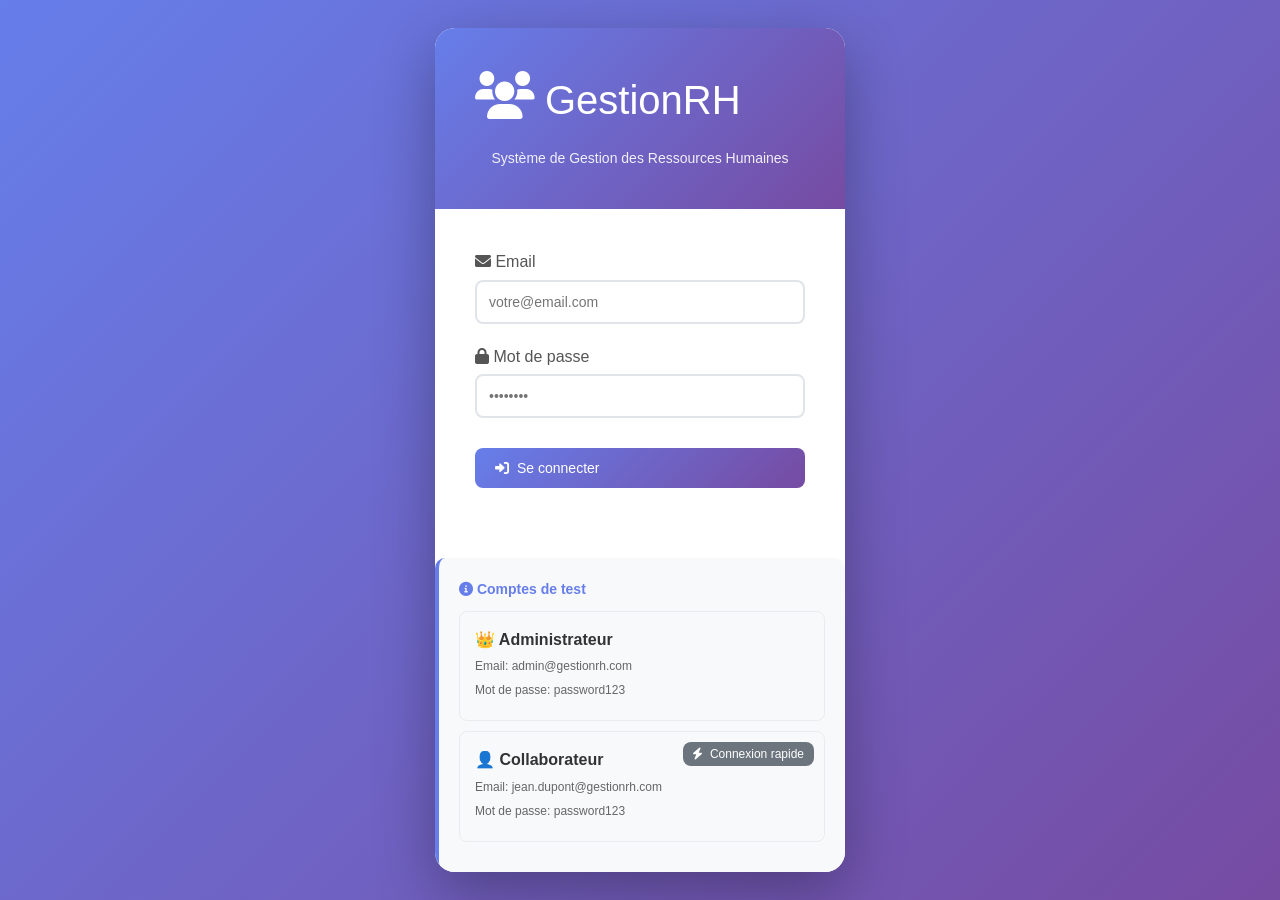
<file: frontend/index.html>
<!DOCTYPE html>
<html lang="fr">
<head>
    <meta charset="UTF-8">
    <meta name="viewport" content="width=device-width, initial-scale=1.0">
    <title>GestionRH - Redirection</title>
</head>
<body>
    <script>
        // Redirect to login page
        window.location.href = 'login.html';
    </script>
    <p>Redirection vers la page de connexion...</p>
</body>
</html>
</file>
<file: frontend/styles.css>
/* Reset and Base Styles */
* {
    margin: 0;
    padding: 0;
    box-sizing: border-box;
}

body {
    font-family: 'Segoe UI', Tahoma, Geneva, Verdana, sans-serif;
    line-height: 1.6;
    color: #333;
    background-color: #f5f5f5;
}

.container {
    max-width: 1200px;
    margin: 0 auto;
    padding: 0 20px;
}

/* Header */
.header {
    background: linear-gradient(135deg, #667eea 0%, #764ba2 100%);
    color: white;
    padding: 1rem 0;
    box-shadow: 0 2px 10px rgba(0,0,0,0.1);
}

.header .container {
    display: flex;
    justify-content: space-between;
    align-items: center;
}

.logo {
    display: flex;
    align-items: center;
    gap: 10px;
}

.logo i {
    font-size: 2rem;
}

.logo h1 {
    font-size: 1.8rem;
    font-weight: 600;
}

.nav {
    display: flex;
    gap: 20px;
    align-items: center;
}

.nav a {
    color: white;
    text-decoration: none;
    padding: 10px 15px;
    border-radius: 5px;
    transition: background-color 0.3s;
    display: flex;
    align-items: center;
    gap: 5px;
}

.nav a:hover {
    background-color: rgba(255,255,255,0.2);
}

.logout-btn {
    background-color: rgba(255,255,255,0.1) !important;
    border: 1px solid rgba(255,255,255,0.3);
}

.logout-btn:hover {
    background-color: rgba(255,255,255,0.3) !important;
}

/* Main Content */
.main-content {
    min-height: calc(100vh - 80px);
    padding: 20px 0;
}

.section {
    background: white;
    margin-bottom: 20px;
    border-radius: 10px;
    box-shadow: 0 2px 10px rgba(0,0,0,0.1);
    overflow: hidden;
}

.section h2 {
    color: #333;
    margin-bottom: 20px;
    display: flex;
    align-items: center;
    gap: 10px;
}

/* Login Page Styles */
.login-body {
    background: linear-gradient(135deg, #667eea 0%, #764ba2 100%);
    min-height: 100vh;
    display: flex;
    align-items: center;
    justify-content: center;
}

.login-container {
    width: 100%;
    max-width: 450px;
    padding: 20px;
}

.login-card {
    background: white;
    border-radius: 20px;
    box-shadow: 0 20px 60px rgba(0,0,0,0.3);
    overflow: hidden;
    animation: slideInUp 0.6s ease-out;
}

@keyframes slideInUp {
    from {
        opacity: 0;
        transform: translateY(30px);
    }
    to {
        opacity: 1;
        transform: translateY(0);
    }
}

.login-header {
    background: linear-gradient(135deg, #667eea 0%, #764ba2 100%);
    color: white;
    padding: 40px;
    text-align: center;
}

.login-header .logo {
    margin-bottom: 15px;
}

.login-header .logo i {
    font-size: 3rem;
    margin-bottom: 10px;
}

.login-header .logo h1 {
    font-size: 2.5rem;
    margin: 0;
    font-weight: 300;
}

.login-header p {
    margin: 0;
    opacity: 0.9;
    font-size: 14px;
}

.login-form {
    padding: 40px;
}

.btn-block {
    width: 100%;
    margin-top: 10px;
}

.account-card {
    background: #f8f9fa;
    border: 1px solid #e9ecef;
    border-radius: 8px;
    padding: 15px;
    margin: 10px 0;
    position: relative;
}

.account-card .btn {
    position: absolute;
    top: 10px;
    right: 10px;
    padding: 5px 10px;
    font-size: 12px;
}

/* Main Content Layout */
.page-header {
    margin-bottom: 30px;
    padding-bottom: 20px;
    border-bottom: 2px solid #e9ecef;
}

.page-header h1 {
    color: #333;
    margin: 0 0 10px 0;
    display: flex;
    align-items: center;
    gap: 15px;
}

.page-header p {
    color: #6c757d;
    margin: 0;
    font-size: 16px;
}

/* Page Actions */
.page-actions {
    display: flex;
    justify-content: space-between;
    align-items: center;
    margin-bottom: 30px;
    gap: 20px;
}

.search-box {
    position: relative;
    flex-grow: 1;
    max-width: 300px;
}

.search-box i {
    position: absolute;
    left: 12px;
    top: 50%;
    transform: translateY(-50%);
    color: #6c757d;
}

.search-box input {
    width: 100%;
    padding: 10px 10px 10px 40px;
    border: 2px solid #e1e5e9;
    border-radius: 8px;
    font-size: 14px;
}

.filters {
    display: flex;
    gap: 10px;
}

.date-filter {
    display: flex;
    align-items: center;
    gap: 10px;
}

.date-filter label {
    font-weight: 500;
    color: #555;
}

/* Statistics Row */
.stats-row {
    display: grid;
    grid-template-columns: repeat(auto-fit, minmax(200px, 1fr));
    gap: 20px;
    margin-bottom: 30px;
}

.stat-card {
    background: white;
    padding: 20px;
    border-radius: 10px;
    box-shadow: 0 2px 10px rgba(0,0,0,0.1);
    display: flex;
    align-items: center;
    gap: 15px;
    transition: transform 0.3s;
}

.stat-card:hover {
    transform: translateY(-2px);
}

.stat-card i {
    font-size: 2rem;
    color: #667eea;
}

.stat-card.pending i {
    color: #ffc107;
}

.stat-card.approved i {
    color: #28a745;
}

.stat-card.rejected i {
    color: #dc3545;
}

.stat-number {
    font-size: 2rem;
    font-weight: bold;
    color: #333;
    display: block;
}

.stat-label {
    font-size: 14px;
    color: #6c757d;
    display: block;
}

/* Welcome Section */
.welcome-section {
    margin-bottom: 30px;
}

.welcome-card {
    background: linear-gradient(135deg, #667eea 0%, #764ba2 100%);
    color: white;
    padding: 30px;
    border-radius: 15px;
    text-align: center;
}

.welcome-card h2 {
    margin: 0 0 10px 0;
    font-size: 1.8rem;
}

.welcome-card p {
    margin: 5px 0;
    opacity: 0.9;
}

/* Section Cards */
.section-card {
    background: white;
    padding: 25px;
    border-radius: 10px;
    box-shadow: 0 2px 10px rgba(0,0,0,0.1);
    margin-bottom: 20px;
}

.section-card h3 {
    color: #333;
    margin: 0 0 20px 0;
    display: flex;
    align-items: center;
    gap: 10px;
}

/* Quick Actions */
.quick-actions, .quick-actions-section {
    margin-bottom: 30px;
}

.quick-actions h3 {
    color: #333;
    margin-bottom: 20px;
    display: flex;
    align-items: center;
    gap: 10px;
}

.actions-grid, .quick-actions-grid {
    display: grid;
    grid-template-columns: repeat(auto-fit, minmax(250px, 1fr));
    gap: 15px;
}

.action-card {
    background: white;
    padding: 20px;
    border-radius: 10px;
    box-shadow: 0 2px 10px rgba(0,0,0,0.1);
    text-decoration: none;
    color: #333;
    display: flex;
    align-items: center;
    gap: 15px;
    transition: all 0.3s;
    border: 2px solid transparent;
}

.action-card:hover {
    transform: translateY(-2px);
    box-shadow: 0 5px 20px rgba(0,0,0,0.15);
    border-color: #667eea;
    text-decoration: none;
    color: #667eea;
}

.action-card i {
    font-size: 1.5rem;
    color: #667eea;
}

.action-card span {
    font-weight: 500;
}

/* Table Sections */
.table-section {
    background: white;
    border-radius: 10px;
    box-shadow: 0 2px 10px rgba(0,0,0,0.1);
    overflow: hidden;
    margin-bottom: 30px;
}

.table-header {
    background: #f8f9fa;
    padding: 20px;
    border-bottom: 1px solid #e9ecef;
    display: flex;
    justify-content: space-between;
    align-items: center;
}

.table-header h3 {
    margin: 0;
    color: #333;
    display: flex;
    align-items: center;
    gap: 10px;
}

.table-actions {
    display: flex;
    gap: 10px;
    align-items: center;
}

.data-table {
    width: 100%;
    border-collapse: collapse;
}

.data-table th,
.data-table td {
    padding: 15px;
    text-align: left;
    border-bottom: 1px solid #e9ecef;
}

.data-table th {
    background: #f8f9fa;
    font-weight: 600;
    color: #495057;
    position: sticky;
    top: 0;
}

.data-table tr:hover {
    background: #f8f9fa;
}

.loading-row {
    text-align: center;
    color: #6c757d;
    font-style: italic;
}

/* Recent Activity */
.recent-activity {
    background: white;
    padding: 25px;
    border-radius: 10px;
    box-shadow: 0 2px 10px rgba(0,0,0,0.1);
}

.recent-activity h3 {
    color: #333;
    margin: 0 0 20px 0;
    display: flex;
    align-items: center;
    gap: 10px;
}

.activity-list {
    color: #6c757d;
    font-style: italic;
}

/* Form Enhancements */
.form-row {
    display: grid;
    grid-template-columns: 1fr 1fr;
    gap: 20px;
}

.modal-form .form-group label {
    display: flex;
    align-items: center;
    gap: 8px;
    font-weight: 500;
    color: #555;
    margin-bottom: 8px;
}

.duration-display {
    padding: 12px;
    background: #f8f9fa;
    border: 2px solid #e1e5e9;
    border-radius: 8px;
    color: #6c757d;
    font-style: italic;
}

.checkbox-group {
    display: flex;
    align-items: center;
    gap: 10px;
}

.checkbox-group input[type="checkbox"] {
    width: auto;
    margin: 0;
}

.checkbox-group label {
    margin: 0;
    display: flex;
    align-items: center;
    gap: 8px;
    cursor: pointer;
}

/* Badge Styles */
.badge {
    background: #dc3545;
    color: white;
    border-radius: 50%;
    padding: 2px 6px;
    font-size: 12px;
    font-weight: bold;
    margin-left: 5px;
}

/* Modal Large */
.modal-large .modal-content {
    max-width: 900px;
    width: 95%;
}

/* Avatar placeholder */
.avatar {
    width: 40px;
    height: 40px;
    border-radius: 50%;
    background: linear-gradient(135deg, #667eea 0%, #764ba2 100%);
    display: flex;
    align-items: center;
    justify-content: center;
    color: white;
    font-weight: bold;
    font-size: 14px;
}

.test-accounts {
    margin-top: 30px;
    padding: 20px;
    background: #f8f9fa;
    border-radius: 10px;
    border-left: 4px solid #667eea;
}

.test-accounts h3 {
    color: #667eea;
    margin-bottom: 10px;
    font-size: 14px;
}

.test-accounts p {
    margin: 5px 0;
    font-size: 12px;
    color: #666;
}

/* Forms */
.form-group {
    margin-bottom: 20px;
}

.form-group label {
    display: block;
    margin-bottom: 5px;
    font-weight: 500;
    color: #555;
}

.form-group input,
.form-group select,
.form-group textarea {
    width: 100%;
    padding: 12px;
    border: 2px solid #e1e5e9;
    border-radius: 8px;
    font-size: 14px;
    transition: border-color 0.3s;
}

.form-group input:focus,
.form-group select:focus,
.form-group textarea:focus {
    outline: none;
    border-color: #667eea;
}

/* Buttons */
.btn {
    padding: 12px 20px;
    border: none;
    border-radius: 8px;
    cursor: pointer;
    font-size: 14px;
    font-weight: 500;
    text-decoration: none;
    display: inline-flex;
    align-items: center;
    gap: 8px;
    transition: all 0.3s;
}

.btn-primary {
    background: linear-gradient(135deg, #667eea 0%, #764ba2 100%);
    color: white;
}

.btn-primary:hover {
    transform: translateY(-2px);
    box-shadow: 0 5px 15px rgba(102, 126, 234, 0.4);
}

.btn-secondary {
    background: #6c757d;
    color: white;
}

.btn-secondary:hover {
    background: #5a6268;
}

.btn-success {
    background: #28a745;
    color: white;
}

.btn-success:hover {
    background: #218838;
}

.btn-danger {
    background: #dc3545;
    color: white;
}

.btn-danger:hover {
    background: #c82333;
}

.btn-warning {
    background: #ffc107;
    color: #212529;
}

.btn-warning:hover {
    background: #e0a800;
}

/* Dashboard */
.dashboard-grid {
    display: grid;
    grid-template-columns: repeat(auto-fit, minmax(250px, 1fr));
    gap: 20px;
    margin-bottom: 30px;
}

.dashboard-card {
    background: white;
    padding: 25px;
    border-radius: 15px;
    text-align: center;
    box-shadow: 0 5px 15px rgba(0,0,0,0.08);
    border-left: 4px solid #667eea;
    transition: transform 0.3s;
}

.dashboard-card:hover {
    transform: translateY(-5px);
}

.dashboard-card h3 {
    color: #667eea;
    margin-bottom: 15px;
    font-size: 16px;
}

.dashboard-number {
    font-size: 2.5rem;
    font-weight: bold;
    color: #333;
    margin: 0;
}

/* Section Header */
.section-header {
    display: flex;
    justify-content: space-between;
    align-items: center;
    margin-bottom: 30px;
    padding: 20px;
    background: #f8f9fa;
    border-bottom: 1px solid #e9ecef;
}

/* Tables */
.table-container {
    padding: 20px;
    overflow-x: auto;
}

table {
    width: 100%;
    border-collapse: collapse;
    background: white;
}

table th,
table td {
    padding: 12px;
    text-align: left;
    border-bottom: 1px solid #e9ecef;
}

table th {
    background: #f8f9fa;
    font-weight: 600;
    color: #495057;
    position: sticky;
    top: 0;
}

table tr:hover {
    background: #f8f9fa;
}

/* Status badges */
.status-badge {
    padding: 4px 12px;
    border-radius: 20px;
    font-size: 12px;
    font-weight: 500;
    text-transform: uppercase;
}

.status-en-attente {
    background: #fff3cd;
    color: #856404;
    border: 1px solid #ffeaa7;
}

.status-valide {
    background: #d4edda;
    color: #155724;
    border: 1px solid #c3e6cb;
}

.status-rejete {
    background: #f8d7da;
    color: #721c24;
    border: 1px solid #f5c6cb;
}

.role-admin {
    background: #667eea;
    color: white;
    padding: 4px 8px;
    border-radius: 4px;
    font-size: 12px;
}

.role-collaborateur {
    background: #6c757d;
    color: white;
    padding: 4px 8px;
    border-radius: 4px;
    font-size: 12px;
}

/* Modals */
.modal {
    display: none;
    position: fixed;
    z-index: 1000;
    left: 0;
    top: 0;
    width: 100%;
    height: 100%;
    background-color: rgba(0,0,0,0.5);
}

.modal-content {
    background-color: white;
    margin: 5% auto;
    padding: 0;
    border-radius: 15px;
    width: 90%;
    max-width: 500px;
    box-shadow: 0 20px 60px rgba(0,0,0,0.3);
    animation: modalSlideIn 0.3s ease-out;
}

@keyframes modalSlideIn {
    from {
        opacity: 0;
        transform: translateY(-50px);
    }
    to {
        opacity: 1;
        transform: translateY(0);
    }
}

.modal-header {
    padding: 20px;
    background: #f8f9fa;
    border-bottom: 1px solid #e9ecef;
    border-radius: 15px 15px 0 0;
    display: flex;
    justify-content: space-between;
    align-items: center;
}

.modal-header h3 {
    margin: 0;
    color: #333;
    display: flex;
    align-items: center;
    gap: 10px;
}

.close {
    color: #aaa;
    font-size: 28px;
    font-weight: bold;
    cursor: pointer;
    transition: color 0.3s;
}

.close:hover {
    color: #333;
}

.modal form {
    padding: 20px;
}

.modal-footer {
    display: flex;
    gap: 10px;
    justify-content: flex-end;
    margin-top: 20px;
}

/* Notifications */
.notification {
    position: fixed;
    top: 20px;
    right: 20px;
    padding: 15px 20px;
    border-radius: 8px;
    color: white;
    font-weight: 500;
    z-index: 1001;
    transform: translateX(400px);
    transition: transform 0.3s ease-out;
    min-width: 300px;
}

.notification.show {
    transform: translateX(0);
}

.notification.success {
    background: #28a745;
}

.notification.error {
    background: #dc3545;
}

.notification.warning {
    background: #ffc107;
    color: #212529;
}

.notification.info {
    background: #17a2b8;
}

/* Action buttons in tables */
.action-buttons {
    display: flex;
    gap: 5px;
    flex-wrap: wrap;
}

.action-buttons .btn {
    padding: 6px 10px;
    font-size: 12px;
}

/* Responsive Design */
@media (max-width: 768px) {
    .header .container {
        flex-direction: column;
        gap: 15px;
    }

    .nav {
        flex-wrap: wrap;
        justify-content: center;
    }

    .section-header {
        flex-direction: column;
        gap: 15px;
        align-items: stretch;
    }

    .dashboard-grid {
        grid-template-columns: 1fr;
    }

    .modal-content {
        width: 95%;
        margin: 10% auto;
    }

    .table-container {
        padding: 10px;
    }

    table {
        font-size: 14px;
    }

    .action-buttons {
        flex-direction: column;
    }
}

/* Loading states */
.loading {
    opacity: 0.6;
    pointer-events: none;
}

.loading::after {
    content: '';
    position: absolute;
    top: 50%;
    left: 50%;
    width: 20px;
    height: 20px;
    border: 2px solid #f3f3f3;
    border-top: 2px solid #667eea;
    border-radius: 50%;
    animation: spin 1s linear infinite;
}

@keyframes spin {
    0% { transform: rotate(0deg); }
    100% { transform: rotate(360deg); }
}

/* Empty states */
.empty-state {
    text-align: center;
    padding: 40px;
    color: #6c757d;
}

.empty-state i {
    font-size: 3rem;
    margin-bottom: 15px;
    opacity: 0.5;
}

/* Utility classes */
.text-center {
    text-align: center;
}

.text-muted {
    color: #6c757d;
}

.mb-20 {
    margin-bottom: 20px;
}

.mt-20 {
    margin-top: 20px;
}

.hidden {
    display: none !important;
}
</file>
